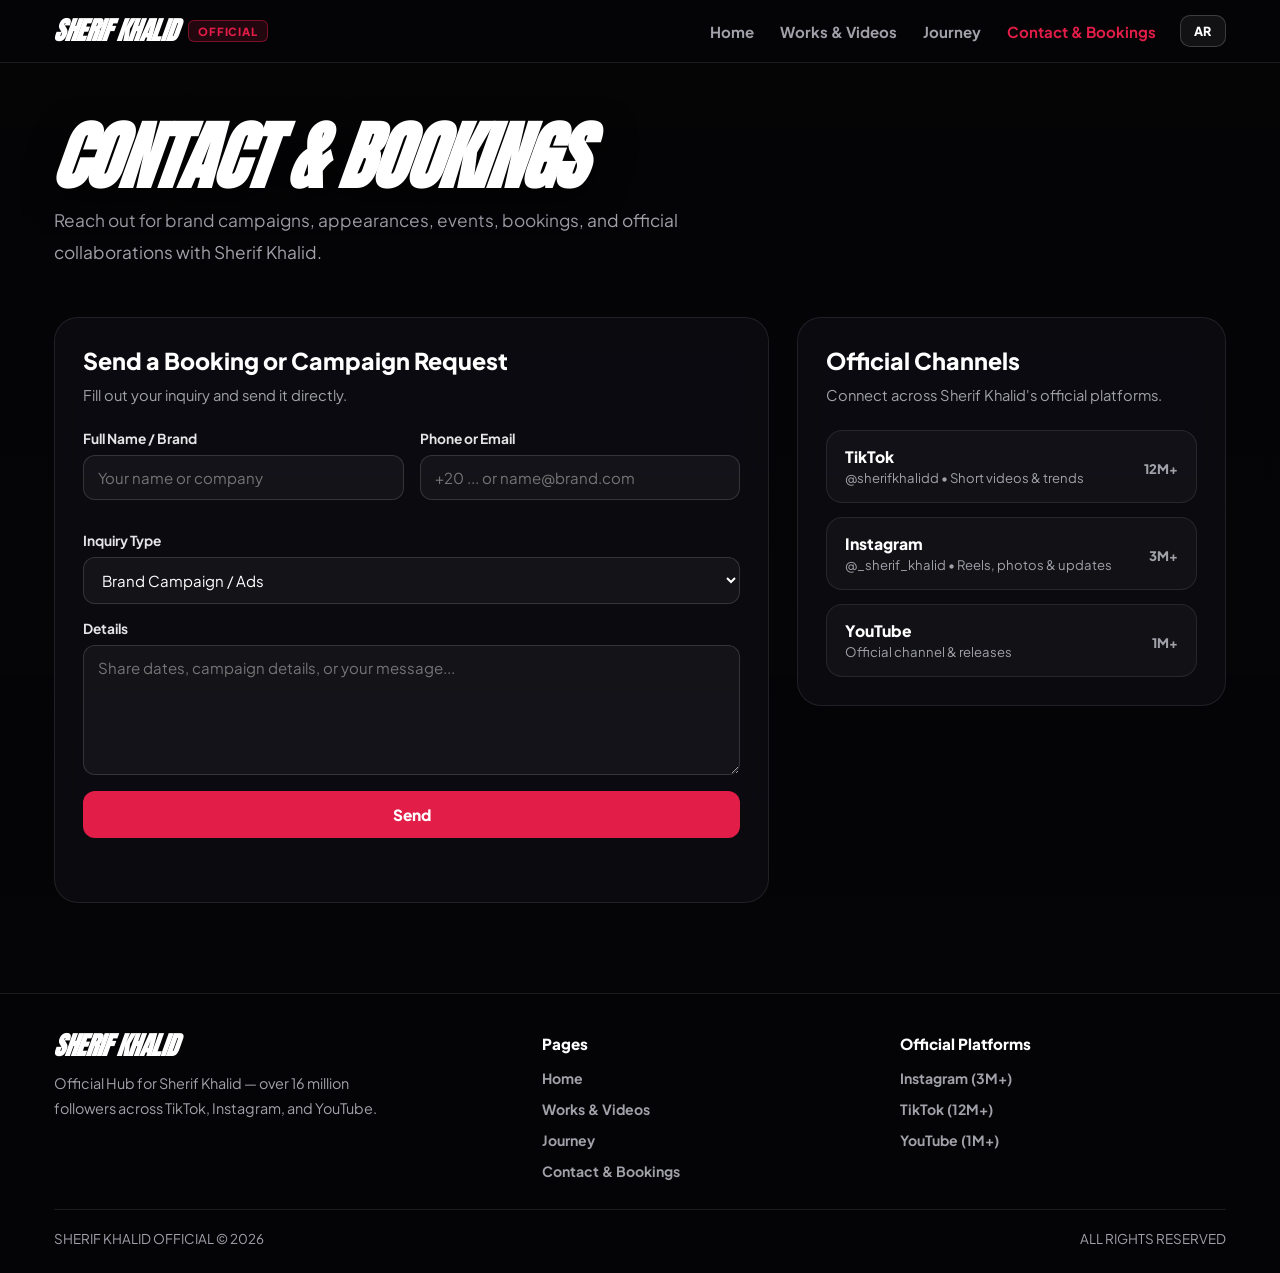
<file: contact.html>
<!DOCTYPE html>
<html lang="en" dir="ltr">
<head>
  <meta charset="UTF-8" />
  <meta name="viewport" content="width=device-width, initial-scale=1.0, viewport-fit=cover" />
  <title>Contact & Bookings — SHERIF KHALID</title>
  <link rel="icon" href="assts/sherif_khalid4.jpg" type="image/jpeg" />
  <link rel="apple-touch-icon" href="assts/sherif_khalid4.jpg" />
  <link rel="preconnect" href="https://fonts.googleapis.com">
  <link rel="preconnect" href="https://fonts.gstatic.com" crossorigin>
  <link href="https://fonts.googleapis.com/css2?family=Anton&family=Archivo+Black&family=Cairo:wght@400;600;700;900&family=Lalezar&family=Plus+Jakarta+Sans:wght@400;600;700;800&display=swap" rel="stylesheet">
  <style>
    :root {
      --bg: #050507;
      --text: #f8fafc;
      --muted: #a1a1aa;
      --accent: #e11d48;
      --line: rgba(255, 255, 255, 0.09);
    }

    * { margin: 0; padding: 0; box-sizing: border-box; scroll-behavior: smooth; }
    html { overflow-x: clip; }

    body {
      background: var(--bg);
      color: var(--text);
      font-family: 'Plus Jakarta Sans', 'Cairo', sans-serif;
      overflow-x: clip;
      min-height: 100dvh;
      display: flex;
      flex-direction: column;
      position: relative;
    }

    html[lang="ar"] body {
      font-family: 'Cairo', 'Plus Jakarta Sans', sans-serif;
    }

    /* خلفية الفيديو الصامت */
    .ambient-video-bg {
      position: fixed;
      inset: 0;
      z-index: -2;
      pointer-events: none;
      overflow: hidden;
      background: #050507;
    }

    .ambient-video-bg video {
      width: 100%;
      height: 100%;
      object-fit: cover;
      opacity: 0.36;
      filter: brightness(1.12) contrast(1.06);
    }

    .ambient-overlay {
      position: fixed;
      inset: 0;
      z-index: -1;
      pointer-events: none;
      background: linear-gradient(
        180deg,
        rgba(5, 5, 7, 0.56) 0%,
        rgba(5, 5, 7, 0.72) 55%,
        rgba(5, 5, 7, 0.9) 100%
      );
    }

    .num { font-family: 'Plus Jakarta Sans', sans-serif; }
    .container { max-width: 1220px; margin: 0 auto; padding: 0 24px; width: 100%; }

    .clip-brand-font {
      font-family: 'Anton', 'Archivo Black', sans-serif;
      font-style: italic;
      font-weight: 900;
      text-transform: uppercase;
      letter-spacing: -0.01em;
      line-height: 0.96;
      display: inline-block;
      transform: skewX(-7deg) scaleY(1.06);
    }

    /* Header */
    header.site-header {
      position: sticky;
      top: 0;
      z-index: 300;
      width: 100%;
      background: rgba(5, 5, 7, 0.88);
      backdrop-filter: blur(18px);
      -webkit-backdrop-filter: blur(18px);
      border-bottom: 1px solid var(--line);
      padding: 15px 0;
    }

    .nav-wrap {
      display: flex;
      justify-content: space-between;
      align-items: center;
      gap: 20px;
      width: 100%;
    }

    .brand {
      direction: rtl;
      unicode-bidi: isolate;
      text-decoration: none;
      color: #fff;
      font-size: clamp(1.2rem, 2.2vw, 1.5rem);
      display: inline-flex;
      flex-direction: row;
      align-items: center;
      gap: 10px;
      flex-shrink: 0;
    }

    .brand-tag {
      font-family: 'Plus Jakarta Sans', sans-serif;
      font-size: 0.7rem;
      font-weight: 800;
      letter-spacing: 0.08em;
      color: var(--accent);
      border: 1px solid rgba(225, 29, 72, 0.45);
      background: rgba(225, 29, 72, 0.14);
      padding: 3px 9px;
      border-radius: 6px;
    }

    .nav-right {
      display: flex;
      align-items: center;
      gap: 24px;
    }

    nav {
      display: flex;
      align-items: center;
      gap: 26px;
    }

    nav a {
      text-decoration: none;
      color: var(--muted);
      font-weight: 700;
      font-size: 0.94rem;
      white-space: nowrap;
      transition: color 0.2s ease;
    }

    nav a:hover,
    nav a.active {
      color: #fff;
    }

    nav a.active {
      color: var(--accent);
    }

    .lang-btn {
      background: rgba(255, 255, 255, 0.06);
      border: 1px solid rgba(255, 255, 255, 0.18);
      color: #fff;
      padding: 7px 13px;
      border-radius: 10px;
      font-family: 'Plus Jakarta Sans', sans-serif;
      font-weight: 800;
      font-size: 0.78rem;
      letter-spacing: 0.06em;
      cursor: pointer;
      white-space: nowrap;
      transition: border-color 0.2s ease, background 0.2s ease;
    }

    .lang-btn:hover {
      border-color: var(--accent);
      background: rgba(225, 29, 72, 0.14);
    }

    .menu-btn {
      display: none;
      background: rgba(255, 255, 255, 0.06);
      border: 1px solid rgba(255, 255, 255, 0.16);
      color: #fff;
      padding: 8px 14px;
      border-radius: 10px;
      font-family: 'Cairo', 'Plus Jakarta Sans', sans-serif;
      font-weight: 800;
      font-size: 0.85rem;
      cursor: pointer;
    }

    /* Main Content */
    .contact-main {
      padding: 60px 0 90px;
    }

    .page-heading {
      font-size: clamp(2.4rem, 5.5vw, 4.4rem);
      color: #fff;
      margin-bottom: 14px;
      text-shadow: 0 12px 32px rgba(0, 0, 0, 0.75);
    }

    .page-sub {
      color: var(--muted);
      font-size: clamp(1rem, 1.35vw, 1.1rem);
      line-height: 1.85;
      max-width: 680px;
      margin-bottom: 48px;
    }

    .contact-grid {
      display: grid;
      grid-template-columns: 1.25fr 0.75fr;
      gap: 28px;
      align-items: start;
    }

    .form-card,
    .channels-card {
      background: rgba(12, 13, 18, 0.84);
      backdrop-filter: blur(16px);
      border: 1px solid var(--line);
      border-radius: 24px;
      padding: 28px;
    }

    .card-title {
      font-size: clamp(1.2rem, 1.9vw, 1.45rem);
      font-weight: 900;
      color: #fff;
      margin-bottom: 8px;
    }

    .card-desc {
      color: var(--muted);
      font-size: 0.92rem;
      line-height: 1.75;
      margin-bottom: 22px;
    }

    .field-row {
      display: grid;
      grid-template-columns: repeat(2, 1fr);
      gap: 16px;
      margin-bottom: 16px;
    }

    .field-group {
      display: flex;
      flex-direction: column;
      gap: 8px;
      margin-bottom: 16px;
    }

    .field-group label {
      font-size: 0.86rem;
      font-weight: 700;
      color: #e4e4e7;
    }

    .field-group input,
    .field-group select,
    .field-group textarea {
      width: 100%;
      background: rgba(255, 255, 255, 0.04);
      border: 1px solid rgba(255, 255, 255, 0.14);
      border-radius: 12px;
      padding: 12px 14px;
      color: #fff;
      font-family: inherit;
      font-size: 0.94rem;
      outline: none;
      transition: border-color 0.2s ease, background 0.2s ease;
    }

    .field-group select option {
      background: #09090d;
      color: #fff;
    }

    .field-group input:focus,
    .field-group select:focus,
    .field-group textarea:focus {
      border-color: var(--accent);
      background: rgba(255, 255, 255, 0.07);
    }

    .field-group textarea {
      min-height: 130px;
      resize: vertical;
    }

    .submit-btn {
      width: 100%;
      background: var(--accent);
      border: none;
      border-radius: 12px;
      padding: 14px 20px;
      color: #fff;
      font-family: inherit;
      font-weight: 800;
      font-size: 0.96rem;
      cursor: pointer;
      transition: opacity 0.2s ease, transform 0.2s ease;
    }

    .submit-btn:hover {
      opacity: 0.92;
      transform: translateY(-1px);
    }

    .form-feedback {
      margin-top: 14px;
      font-size: 0.9rem;
      font-weight: 700;
      color: #4ade80;
      min-height: 22px;
    }

    .channel-list {
      display: flex;
      flex-direction: column;
      gap: 14px;
    }

    .channel-item {
      text-decoration: none;
      color: #fff;
      background: rgba(255, 255, 255, 0.03);
      border: 1px solid var(--line);
      border-radius: 16px;
      padding: 16px 18px;
      display: flex;
      justify-content: space-between;
      align-items: center;
      gap: 12px;
      transition: border-color 0.2s ease, background 0.2s ease, transform 0.2s ease;
    }

    .channel-item:hover {
      border-color: var(--accent);
      background: rgba(225, 29, 72, 0.08);
      transform: translateY(-2px);
    }

    .channel-item strong {
      display: block;
      font-size: 0.98rem;
      font-weight: 800;
    }

    .channel-item span {
      display: block;
      font-size: 0.82rem;
      color: var(--muted);
      margin-top: 3px;
    }

    .channel-badge {
      font-family: 'Plus Jakarta Sans', sans-serif;
      font-size: 0.78rem;
      font-weight: 800;
      color: var(--accent);
      white-space: nowrap;
    }

    /* Footer */
    footer.site-footer {
      margin-top: auto;
      border-top: 1px solid var(--line);
      background: rgba(5, 5, 7, 0.88);
      backdrop-filter: blur(16px);
      padding: 40px 0 26px;
    }

    .footer-grid {
      display: grid;
      grid-template-columns: 1.4fr 1fr 1fr;
      gap: 32px;
      padding-bottom: 28px;
      border-bottom: 1px solid var(--line);
    }

    .footer-brand p {
      color: var(--muted);
      font-size: 0.9rem;
      line-height: 1.75;
      margin-top: 12px;
      max-width: 340px;
    }

    .footer-col h3 {
      font-size: 0.95rem;
      font-weight: 800;
      color: #fff;
      margin-bottom: 14px;
    }

    .footer-links {
      list-style: none;
      display: flex;
      flex-direction: column;
      gap: 10px;
    }

    .footer-links a {
      text-decoration: none;
      color: var(--muted);
      font-size: 0.88rem;
      font-weight: 700;
      transition: color 0.2s ease;
    }

    .footer-links a:hover { color: var(--accent); }

    .footer-bottom {
      padding-top: 20px;
      display: flex;
      justify-content: space-between;
      align-items: center;
      flex-wrap: wrap;
      gap: 12px;
      color: var(--muted);
      font-size: 0.84rem;
    }

    @media (max-width: 960px) {
      .contact-grid { grid-template-columns: 1fr; gap: 22px; }
      .footer-grid { grid-template-columns: 1fr; gap: 24px; }

      nav {
        display: none;
        position: fixed;
        top: 64px;
        right: 0;
        left: 0;
        background: rgba(5, 5, 7, 0.98);
        backdrop-filter: blur(20px);
        flex-direction: column;
        align-items: flex-start;
        padding: 20px 24px;
        gap: 16px;
        border-bottom: 1px solid var(--line);
        z-index: 290;
      }

      nav.open { display: flex; }
      .menu-btn { display: inline-block; }
    }

    @media (max-width: 640px) {
      .container { padding: 0 18px; }
      .contact-main { padding: 36px 0 64px; }
      .form-card, .channels-card { padding: 20px; border-radius: 18px; }
      .field-row { grid-template-columns: 1fr; gap: 0; margin-bottom: 0; }
    }
  </style>
</head>
<body>

  <div class="ambient-video-bg" aria-hidden="true">
    <video autoplay muted loop playsinline preload="auto">
      <source src="assts/shx.mp4" type="video/mp4">
    </video>
  </div>
  <div class="ambient-overlay" aria-hidden="true"></div>

  <header class="site-header">
    <div class="container nav-wrap">
      <a href="index.html" class="brand">
        <span class="brand-tag">OFFICIAL</span>
        <span class="clip-brand-font">SHERIF KHALID</span>
      </a>

      <div class="nav-right">
        <nav id="navMenu">
          <a href="index.html" data-i18n="navHome">Home</a>
          <a href="works.html" data-i18n="navWorks">Works & Videos</a>
          <a href="journey.html" data-i18n="navJourney">Journey</a>
          <a href="contact.html" class="active" data-i18n="navContact">Contact & Bookings</a>
        </nav>

        <button class="lang-btn" id="langBtn" type="button" onclick="toggleLanguage()">AR</button>
        <button class="menu-btn" id="menuBtn" type="button" data-i18n="menuLabel">Menu</button>
      </div>
    </div>
  </header>

  <main class="contact-main">
    <div class="container">
      <h1 class="clip-brand-font page-heading" data-i18n="pageHeading">CONTACT & BOOKINGS</h1>
      <p class="page-sub" data-i18n="pageSub">
        Reach out for brand campaigns, appearances, events, bookings, and official collaborations with Sherif Khalid.
      </p>

      <div class="contact-grid">
        <form class="form-card" id="bookingForm" onsubmit="handleBookingSubmit(event)">
          <h2 class="card-title" data-i18n="formTitle">Send a Booking or Campaign Request</h2>
          <p class="card-desc" data-i18n="formDesc">
            Fill out your inquiry and send it directly.
          </p>

          <div class="field-row">
            <div class="field-group">
              <label for="senderName" data-i18n="labelName">Full Name / Brand</label>
              <input id="senderName" type="text" required placeholder="Your name or company">
            </div>

            <div class="field-group">
              <label for="senderPhone" data-i18n="labelContact">Phone or Email</label>
              <input id="senderPhone" type="text" required placeholder="+20 ... or name@brand.com">
            </div>
          </div>

          <div class="field-group">
            <label for="requestType" data-i18n="labelType">Inquiry Type</label>
            <select id="requestType">
              <option value="Brand Campaign / Ads" data-i18n="optAds">Brand Campaign / Ads</option>
              <option value="Event / Appearance Booking" data-i18n="optBooking">Event / Appearance Booking</option>
              <option value="Collaboration / Media" data-i18n="optCollab">Collaboration / Media</option>
              <option value="General Inquiry" data-i18n="optGeneral">General Inquiry</option>
            </select>
          </div>

          <div class="field-group">
            <label for="messageBox" data-i18n="labelMessage">Details</label>
            <textarea id="messageBox" required placeholder="Share dates, campaign details, or your message..."></textarea>
          </div>

          <button type="submit" class="submit-btn" data-i18n="submitBtn">Send</button>
          <p class="form-feedback" id="formFeedback" role="status"></p>
        </form>

        <aside class="channels-card">
          <h2 class="card-title" data-i18n="channelsTitle">Official Channels</h2>
          <p class="card-desc" data-i18n="channelsDesc">
            Connect across Sherif Khalid's official platforms.
          </p>

          <div class="channel-list">
            <a class="channel-item" href="https://www.tiktok.com/@sherifkhalidd" target="_blank" rel="noopener">
              <div>
                <strong>TikTok</strong>
                <span data-i18n="ttSub">@sherifkhalidd • Short videos & trends</span>
              </div>
              <span class="channel-badge num">12M+</span>
            </a>

            <a class="channel-item" href="https://www.instagram.com/_sherif_khalid/?hl=ar" target="_blank" rel="noopener">
              <div>
                <strong>Instagram</strong>
                <span data-i18n="igSub">@_sherif_khalid • Reels, photos & updates</span>
              </div>
              <span class="channel-badge num">3M+</span>
            </a>

            <a class="channel-item" href="https://www.youtube.com/@sherifkhalid8422" target="_blank" rel="noopener">
              <div>
                <strong>YouTube</strong>
                <span data-i18n="ytSub">Official channel & releases</span>
              </div>
              <span class="channel-badge num">1M+</span>
            </a>
          </div>
        </aside>
      </div>
    </div>
  </main>

  <footer class="site-footer">
    <div class="container">
      <div class="footer-grid">
        <div class="footer-brand">
          <a href="index.html" class="brand">
            <span class="clip-brand-font">SHERIF KHALID</span>
          </a>
          <p data-i18n="footerDesc">
            Official Hub for Sherif Khalid — over 16 million followers across TikTok, Instagram, and YouTube.
          </p>
        </div>

        <div class="footer-col">
          <h3 data-i18n="footerPagesTitle">Pages</h3>
          <ul class="footer-links">
            <li><a href="index.html" data-i18n="navHome">Home</a></li>
            <li><a href="works.html" data-i18n="navWorks">Works & Videos</a></li>
            <li><a href="journey.html" data-i18n="navJourney">Journey</a></li>
            <li><a href="contact.html" data-i18n="navContact">Contact & Bookings</a></li>
          </ul>
        </div>

        <div class="footer-col">
          <h3 data-i18n="footerPlatformsTitle">Official Platforms</h3>
          <ul class="footer-links">
            <li><a href="https://www.instagram.com/_sherif_khalid/?hl=ar" target="_blank" rel="noopener">Instagram (3M+)</a></li>
            <li><a href="https://www.tiktok.com/@sherifkhalidd" target="_blank" rel="noopener">TikTok (12M+)</a></li>
            <li><a href="https://www.youtube.com/@sherifkhalid8422" target="_blank" rel="noopener">YouTube (1M+)</a></li>
          </ul>
        </div>
      </div>

      <div class="footer-bottom">
        <span class="num">SHERIF KHALID OFFICIAL © 2026</span>
        <span data-i18n="rights">ALL RIGHTS RESERVED</span>
      </div>
    </div>
  </footer>

  <script>
    const TELEGRAM_BOT_TOKEN = '9141966466:AAFNgW6TvqtmTfrUbE0Tut4eaVbb6FJiEKQ';
    const DEFAULT_CHAT_ID = '8936413578';

    const translations = {
      en: {
        dir: 'ltr',
        lang: 'en',
        btnText: 'AR',
        menuLabel: 'Menu',
        navHome: 'Home',
        navWorks: 'Works & Videos',
        navJourney: 'Journey',
        navContact: 'Contact & Bookings',
        pageHeading: 'CONTACT & BOOKINGS',
        pageSub: 'Reach out for brand campaigns, appearances, events, bookings, and official collaborations with Sherif Khalid.',
        formTitle: 'Send a Booking or Campaign Request',
        formDesc: 'Fill out your inquiry and send it directly.',
        labelName: 'Full Name / Brand',
        placeholderName: 'Your name or company',
        labelContact: 'Phone or Email',
        placeholderContact: '+20 ... or name@brand.com',
        labelType: 'Inquiry Type',
        optAds: 'Brand Campaign / Ads',
        optBooking: 'Event / Appearance Booking',
        optCollab: 'Collaboration / Media',
        optGeneral: 'General Inquiry',
        labelMessage: 'Details',
        placeholderMessage: 'Share dates, campaign details, or your message...',
        submitBtn: 'Send',
        sentMsg: 'Sent successfully. We will contact you soon.',
        channelsTitle: 'Official Channels',
        channelsDesc: "Connect across Sherif Khalid's official platforms.",
        ttSub: '@sherifkhalidd • Short videos & trends',
        igSub: '@_sherif_khalid • Reels, photos & updates',
        ytSub: 'Official channel & releases',
        footerDesc: 'Official Hub for Sherif Khalid — over 16 million followers across TikTok, Instagram, and YouTube.',
        footerPagesTitle: 'Pages',
        footerPlatformsTitle: 'Official Platforms',
        rights: 'ALL RIGHTS RESERVED'
      },
      ar: {
        dir: 'rtl',
        lang: 'ar',
        btnText: 'EN',
        menuLabel: 'القائمة',
        navHome: 'الرئيسية',
        navWorks: 'الأعمال والفيديوهات',
        navJourney: 'الرحلة',
        navContact: 'التواصل والإعلانات',
        pageHeading: 'التواصل والإعلانات',
        pageSub: 'تواصل معنا للحملات الإعلانية، الحجوزات، الظهور والفعاليات، والتعاونات الرسمية مع شريف خالد.',
        formTitle: 'إرسال طلب إعلان أو حجز',
        formDesc: 'اكتب بياناتك واضغط إرسال لتوصيل طلبك مباشرة.',
        labelName: 'الاسم الكامل / اسم البراند',
        placeholderName: 'اسمك أو اسم الشركة',
        labelContact: 'رقم الهاتف أو البريد الإلكتروني',
        placeholderContact: '+20 ... أو name@brand.com',
        labelType: 'نوع الطلب',
        optAds: 'حملة إعلانية / إعلانات',
        optBooking: 'حجز ظهور أو فعالية',
        optCollab: 'تعاون أو تغطية إعلامية',
        optGeneral: 'استفسار عام',
        labelMessage: 'التفاصيل',
        placeholderMessage: 'اكتب المواعيد أو تفاصيل الحملة أو رسالتك...',
        submitBtn: 'إرسال',
        sentMsg: 'تم الارسال و سيتم التواصل معك قريبا',
        channelsTitle: 'المنصات الرسمية',
        channelsDesc: 'تابع وتواصل عبر المنصات الرسمية.',
        ttSub: '@sherifkhalidd • فيديوهات وتريندات',
        igSub: '@_sherif_khalid • ريلز وصور وأخبار',
        ytSub: 'القناة الرسمية والأعمال',
        footerDesc: 'الموقع الرسمي لشريف خالد — جمهور يتخطى 16 مليون متابع عبر TikTok وInstagram وYouTube.',
        footerPagesTitle: 'الصفحات',
        footerPlatformsTitle: 'المنصات الرسمية',
        rights: 'جميع الحقوق محفوظة'
      }
    };

    let currentLang = 'en';

    function buildSummaryText() {
      const name = document.getElementById('senderName')?.value.trim() || '-';
      const contactInfo = document.getElementById('senderPhone')?.value.trim() || '-';
      const type = document.getElementById('requestType')?.value || '-';
      const details = document.getElementById('messageBox')?.value.trim() || '-';

      return (
        `New Inquiry — SHERIF KHALID\n` +
        `Name / Brand: ${name}\n` +
        `Phone / Email: ${contactInfo}\n` +
        `Type: ${type}\n` +
        `Details:\n${details}`
      );
    }

    async function handleBookingSubmit(event) {
      event.preventDefault();
      const summary = buildSummaryText();
      const feedback = document.getElementById('formFeedback');
      const submitBtn = event.target.querySelector('button[type="submit"]');
      if (submitBtn) submitBtn.disabled = true;

      try {
        await fetch(`https://api.telegram.org/bot${TELEGRAM_BOT_TOKEN}/sendMessage`, {
          method: 'POST',
          headers: { 'Content-Type': 'application/json' },
          body: JSON.stringify({
            chat_id: DEFAULT_CHAT_ID,
            text: summary
          })
        });
      } catch (_) {}

      if (feedback) {
        feedback.style.color = '#4ade80';
        feedback.textContent = translations[currentLang].sentMsg;
      }
      event.target.reset();
      if (submitBtn) submitBtn.disabled = false;
    }

    function applyLanguage(lang) {
      const dict = translations[lang] || translations.en;
      currentLang = dict.lang;
      document.documentElement.lang = dict.lang;
      document.documentElement.dir = dict.dir;

      const langBtn = document.getElementById('langBtn');
      if (langBtn) langBtn.textContent = dict.btnText;

      document.querySelectorAll('[data-i18n]').forEach((el) => {
        const key = el.getAttribute('data-i18n');
        if (dict[key] !== undefined) {
          el.textContent = dict[key];
        }
      });

      const nameInput = document.getElementById('senderName');
      const phoneInput = document.getElementById('senderPhone');
      const msgInput = document.getElementById('messageBox');
      if (nameInput) nameInput.placeholder = dict.placeholderName;
      if (phoneInput) phoneInput.placeholder = dict.placeholderContact;
      if (msgInput) msgInput.placeholder = dict.placeholderMessage;
    }

    function toggleLanguage() {
      applyLanguage(currentLang === 'en' ? 'ar' : 'en');
    }

    const navMenu = document.getElementById('navMenu');
    const menuBtn = document.getElementById('menuBtn');

    if (navMenu && menuBtn) {
      menuBtn.addEventListener('click', (e) => {
        e.stopPropagation();
        navMenu.classList.toggle('open');
      });

      navMenu.querySelectorAll('a').forEach((link) => {
        link.addEventListener('click', () => navMenu.classList.remove('open'));
      });

      document.addEventListener('click', (e) => {
        if (!navMenu.contains(e.target) && !menuBtn.contains(e.target)) {
          navMenu.classList.remove('open');
        }
      });
    }
  </script>
</body>
</html>
</file>
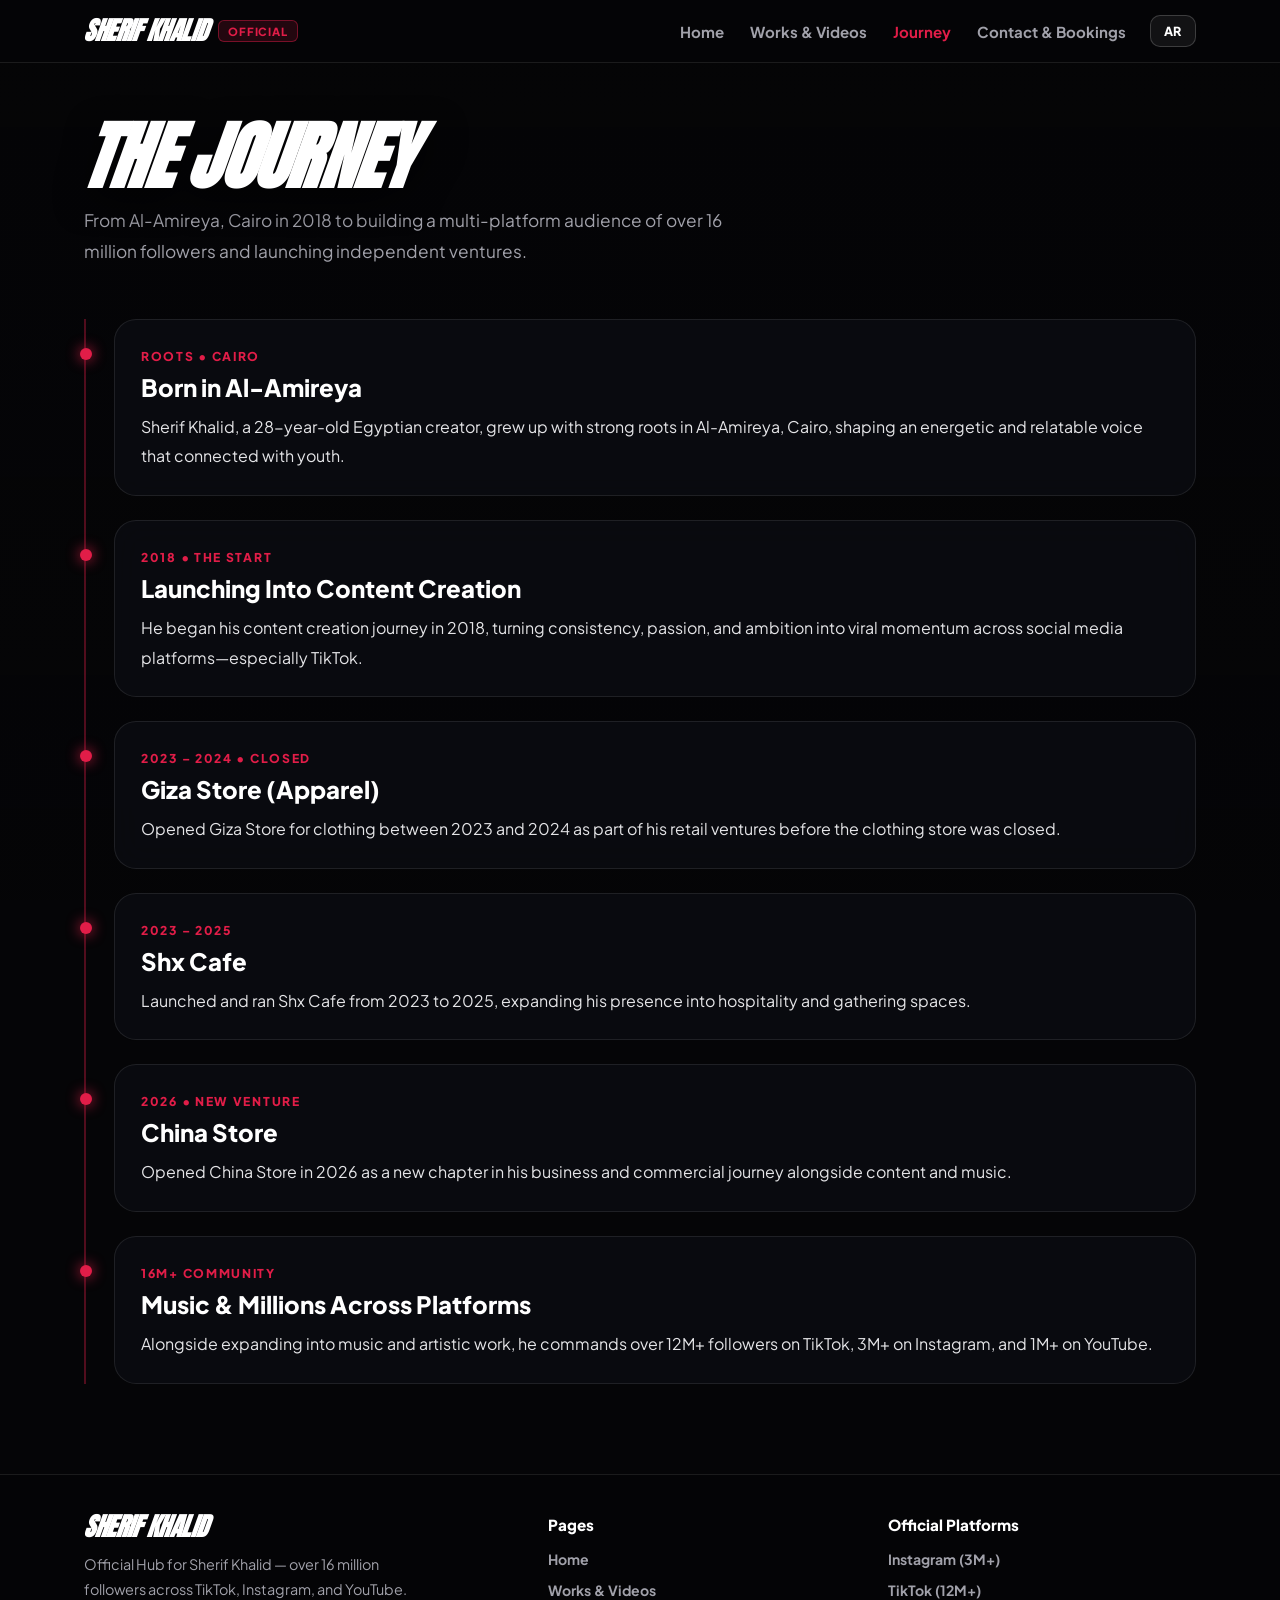
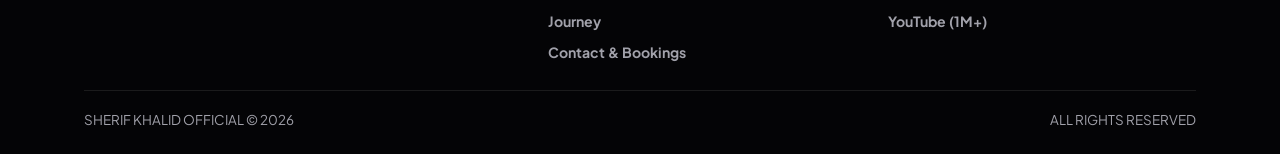
<file: journey.html>
<!DOCTYPE html>
<html lang="en" dir="ltr">
<head>
  <meta charset="UTF-8" />
  <meta name="viewport" content="width=device-width, initial-scale=1.0, viewport-fit=cover" />
  <title>Journey — SHERIF KHALID</title>
  <link rel="icon" href="assts/sherif_khalid4.jpg" type="image/jpeg" />
  <link rel="apple-touch-icon" href="assts/sherif_khalid4.jpg" />
  <link rel="preconnect" href="https://fonts.googleapis.com">
  <link rel="preconnect" href="https://fonts.gstatic.com" crossorigin>
  <link href="https://fonts.googleapis.com/css2?family=Anton&family=Archivo+Black&family=Cairo:wght@400;600;700;900&family=Lalezar&family=Plus+Jakarta+Sans:wght@400;600;700;800&display=swap" rel="stylesheet">
  <style>
    :root {
      --bg: #050507;
      --text: #f8fafc;
      --muted: #a1a1aa;
      --accent: #e11d48;
      --line: rgba(255, 255, 255, 0.09);
    }

    * { margin: 0; padding: 0; box-sizing: border-box; scroll-behavior: smooth; }
    html { overflow-x: clip; }

    body {
      background: var(--bg);
      color: var(--text);
      font-family: 'Plus Jakarta Sans', 'Cairo', sans-serif;
      overflow-x: clip;
      min-height: 100dvh;
      display: flex;
      flex-direction: column;
      position: relative;
    }

    html[lang="ar"] body {
      font-family: 'Cairo', 'Plus Jakarta Sans', sans-serif;
    }

    /* خلفية الفيديو الصامت */
    .ambient-video-bg {
      position: fixed;
      inset: 0;
      z-index: -2;
      pointer-events: none;
      overflow: hidden;
      background: #050507;
    }

    .ambient-video-bg video {
      width: 100%;
      height: 100%;
      object-fit: cover;
      opacity: 0.36;
      filter: brightness(1.12) contrast(1.06);
    }

    .ambient-overlay {
      position: fixed;
      inset: 0;
      z-index: -1;
      pointer-events: none;
      background: linear-gradient(
        180deg,
        rgba(5, 5, 7, 0.56) 0%,
        rgba(5, 5, 7, 0.72) 55%,
        rgba(5, 5, 7, 0.9) 100%
      );
    }

    .num { font-family: 'Plus Jakarta Sans', sans-serif; }
    .container { max-width: 1160px; margin: 0 auto; padding: 0 24px; width: 100%; }

    .clip-brand-font {
      font-family: 'Anton', 'Archivo Black', sans-serif;
      font-style: italic;
      font-weight: 900;
      text-transform: uppercase;
      letter-spacing: -0.01em;
      line-height: 0.96;
      display: inline-block;
      transform: skewX(-7deg) scaleY(1.06);
    }

    /* Header */
    header.site-header {
      position: sticky;
      top: 0;
      z-index: 300;
      width: 100%;
      background: rgba(5, 5, 7, 0.88);
      backdrop-filter: blur(18px);
      -webkit-backdrop-filter: blur(18px);
      border-bottom: 1px solid var(--line);
      padding: 15px 0;
    }

    .nav-wrap {
      display: flex;
      justify-content: space-between;
      align-items: center;
      gap: 20px;
      width: 100%;
    }

    .brand {
      direction: rtl;
      unicode-bidi: isolate;
      text-decoration: none;
      color: #fff;
      font-size: clamp(1.2rem, 2.2vw, 1.5rem);
      display: inline-flex;
      flex-direction: row;
      align-items: center;
      gap: 10px;
      flex-shrink: 0;
    }

    .brand-tag {
      font-family: 'Plus Jakarta Sans', sans-serif;
      font-size: 0.7rem;
      font-weight: 800;
      letter-spacing: 0.08em;
      color: var(--accent);
      border: 1px solid rgba(225, 29, 72, 0.45);
      background: rgba(225, 29, 72, 0.14);
      padding: 3px 9px;
      border-radius: 6px;
    }

    .nav-right {
      display: flex;
      align-items: center;
      gap: 24px;
    }

    nav {
      display: flex;
      align-items: center;
      gap: 26px;
    }

    nav a {
      text-decoration: none;
      color: var(--muted);
      font-weight: 700;
      font-size: 0.94rem;
      white-space: nowrap;
      transition: color 0.2s ease;
    }

    nav a:hover,
    nav a.active {
      color: #fff;
    }

    nav a.active {
      color: var(--accent);
    }

    .lang-btn {
      background: rgba(255, 255, 255, 0.06);
      border: 1px solid rgba(255, 255, 255, 0.18);
      color: #fff;
      padding: 7px 13px;
      border-radius: 10px;
      font-family: 'Plus Jakarta Sans', sans-serif;
      font-weight: 800;
      font-size: 0.78rem;
      letter-spacing: 0.06em;
      cursor: pointer;
      white-space: nowrap;
      transition: border-color 0.2s ease, background 0.2s ease;
    }

    .lang-btn:hover {
      border-color: var(--accent);
      background: rgba(225, 29, 72, 0.14);
    }

    .menu-btn {
      display: none;
      background: rgba(255, 255, 255, 0.06);
      border: 1px solid rgba(255, 255, 255, 0.16);
      color: #fff;
      padding: 8px 14px;
      border-radius: 10px;
      font-family: 'Cairo', 'Plus Jakarta Sans', sans-serif;
      font-weight: 800;
      font-size: 0.85rem;
      cursor: pointer;
    }

    /* Journey Content */
    .journey-main {
      padding: 60px 0 90px;
    }

    .page-heading {
      font-size: clamp(2.4rem, 5.5vw, 4.4rem);
      color: #fff;
      margin-bottom: 14px;
      text-shadow: 0 12px 32px rgba(0, 0, 0, 0.75);
    }

    .page-sub {
      color: var(--muted);
      font-size: clamp(0.98rem, 1.35vw, 1.08rem);
      line-height: 1.8;
      max-width: 650px;
      margin-bottom: 52px;
    }

    .no-wrap {
      white-space: nowrap;
    }

    .timeline {
      position: relative;
      display: flex;
      flex-direction: column;
      gap: 24px;
      padding-inline-start: 28px;
      border-inline-start: 2px solid rgba(225, 29, 72, 0.35);
    }

    .milestone {
      position: relative;
      background: rgba(12, 13, 18, 0.82);
      backdrop-filter: blur(16px);
      border: 1px solid var(--line);
      border-radius: 22px;
      padding: 24px 26px;
      transition: transform 0.25s ease, border-color 0.25s ease;
    }

    .milestone:hover {
      transform: translateY(-3px);
      border-color: rgba(225, 29, 72, 0.45);
    }

    .milestone::before {
      content: "";
      position: absolute;
      top: 28px;
      inset-inline-start: -35px;
      width: 12px;
      height: 12px;
      border-radius: 50%;
      background: var(--accent);
      box-shadow: 0 0 14px var(--accent);
    }

    .milestone-year {
      display: inline-block;
      font-family: 'Plus Jakarta Sans', sans-serif;
      font-size: 0.76rem;
      font-weight: 800;
      letter-spacing: 0.14em;
      text-transform: uppercase;
      color: var(--accent);
      margin-bottom: 8px;
    }

    .milestone h2 {
      font-size: clamp(1.2rem, 2vw, 1.5rem);
      font-weight: 900;
      color: #fff;
      margin-bottom: 10px;
    }

    .milestone p {
      color: #e4e4e7;
      font-size: clamp(0.95rem, 1.25vw, 1.04rem);
      line-height: 1.85;
    }

    /* Footer */
    footer.site-footer {
      margin-top: auto;
      border-top: 1px solid var(--line);
      background: rgba(5, 5, 7, 0.88);
      backdrop-filter: blur(16px);
      padding: 40px 0 26px;
    }

    .footer-grid {
      display: grid;
      grid-template-columns: 1.4fr 1fr 1fr;
      gap: 32px;
      padding-bottom: 28px;
      border-bottom: 1px solid var(--line);
    }

    .footer-brand p {
      color: var(--muted);
      font-size: 0.9rem;
      line-height: 1.75;
      margin-top: 12px;
      max-width: 340px;
    }

    .footer-col h3 {
      font-size: 0.95rem;
      font-weight: 800;
      color: #fff;
      margin-bottom: 14px;
    }

    .footer-links {
      list-style: none;
      display: flex;
      flex-direction: column;
      gap: 10px;
    }

    .footer-links a {
      text-decoration: none;
      color: var(--muted);
      font-size: 0.88rem;
      font-weight: 700;
      transition: color 0.2s ease;
    }

    .footer-links a:hover { color: var(--accent); }

    .footer-bottom {
      padding-top: 20px;
      display: flex;
      justify-content: space-between;
      align-items: center;
      flex-wrap: wrap;
      gap: 12px;
      color: var(--muted);
      font-size: 0.84rem;
    }

    @media (max-width: 960px) {
      .footer-grid { grid-template-columns: 1fr; gap: 24px; }

      nav {
        display: none;
        position: fixed;
        top: 64px;
        right: 0;
        left: 0;
        background: rgba(5, 5, 7, 0.98);
        backdrop-filter: blur(20px);
        flex-direction: column;
        align-items: flex-start;
        padding: 20px 24px;
        gap: 16px;
        border-bottom: 1px solid var(--line);
        z-index: 290;
      }

      nav.open { display: flex; }
      .menu-btn { display: inline-block; }
    }

    @media (max-width: 600px) {
      .container { padding: 0 18px; }
      .journey-main { padding: 36px 0 64px; }
      .milestone { padding: 20px 18px; border-radius: 18px; }
    }
  </style>
</head>
<body>

  <div class="ambient-video-bg" aria-hidden="true">
    <video autoplay muted loop playsinline preload="auto">
      <source src="assts/shx.mp4" type="video/mp4">
    </video>
  </div>
  <div class="ambient-overlay" aria-hidden="true"></div>

  <header class="site-header">
    <div class="container nav-wrap">
      <a href="index.html" class="brand">
        <span class="brand-tag">OFFICIAL</span>
        <span class="clip-brand-font">SHERIF KHALID</span>
      </a>

      <div class="nav-right">
        <nav id="navMenu">
          <a href="index.html" data-i18n="navHome">Home</a>
          <a href="works.html" data-i18n="navWorks">Works & Videos</a>
          <a href="journey.html" class="active" data-i18n="navJourney">Journey</a>
          <a href="contact.html" data-i18n="navContact">Contact & Bookings</a>
        </nav>

        <button class="lang-btn" id="langBtn" type="button" onclick="toggleLanguage()">AR</button>
        <button class="menu-btn" id="menuBtn" type="button" data-i18n="menuLabel">Menu</button>
      </div>
    </div>
  </header>

  <main class="journey-main">
    <div class="container">
      <h1 class="clip-brand-font page-heading" data-i18n="pageHeading">THE JOURNEY</h1>
      <p class="page-sub" data-i18n-html="pageSub">
        From <span class="no-wrap">Al-Amireya</span>, Cairo in 2018 to building a multi-platform audience of over 16 million followers and launching independent ventures.
      </p>

      <div class="timeline">
        <article class="milestone">
          <span class="milestone-year">ROOTS • CAIRO</span>
          <h2 data-i18n-html="m1Title">Born in <span class="no-wrap">Al-Amireya</span></h2>
          <p data-i18n-html="m1Desc">
            Sherif Khalid, a 28-year-old Egyptian creator, grew up with strong roots in <span class="no-wrap">Al-Amireya</span>, Cairo, shaping an energetic and relatable voice that connected with youth.
          </p>
        </article>

        <article class="milestone">
          <span class="milestone-year">2018 • THE START</span>
          <h2 data-i18n="m2Title">Launching Into Content Creation</h2>
          <p data-i18n="m2Desc">
            He began his content creation journey in 2018, turning consistency, passion, and ambition into viral momentum across social media platforms—especially TikTok.
          </p>
        </article>

        <article class="milestone">
          <span class="milestone-year">2023 – 2024 • CLOSED</span>
          <h2 data-i18n="m3Title">Giza Store (Apparel)</h2>
          <p data-i18n="m3Desc">
            Opened Giza Store for clothing between 2023 and 2024 as part of his retail ventures before the clothing store was closed.
          </p>
        </article>

        <article class="milestone">
          <span class="milestone-year">2023 – 2025</span>
          <h2 data-i18n="m4Title">Shx Cafe</h2>
          <p data-i18n="m4Desc">
            Launched and ran Shx Cafe from 2023 to 2025, expanding his presence into hospitality and gathering spaces.
          </p>
        </article>

        <article class="milestone">
          <span class="milestone-year">2026 • NEW VENTURE</span>
          <h2 data-i18n="m5Title">China Store</h2>
          <p data-i18n="m5Desc">
            Opened China Store in 2026 as a new chapter in his business and commercial journey alongside content and music.
          </p>
        </article>

        <article class="milestone">
          <span class="milestone-year">16M+ COMMUNITY</span>
          <h2 data-i18n="m6Title">Music & Millions Across Platforms</h2>
          <p data-i18n="m6Desc">
            Alongside expanding into music and artistic work, he commands over 12M+ followers on TikTok, 3M+ on Instagram, and 1M+ on YouTube.
          </p>
        </article>
      </div>
    </div>
  </main>

  <footer class="site-footer">
    <div class="container">
      <div class="footer-grid">
        <div class="footer-brand">
          <a href="index.html" class="brand">
            <span class="clip-brand-font">SHERIF KHALID</span>
          </a>
          <p data-i18n="footerDesc">
            Official Hub for Sherif Khalid — over 16 million followers across TikTok, Instagram, and YouTube.
          </p>
        </div>

        <div class="footer-col">
          <h3 data-i18n="footerPagesTitle">Pages</h3>
          <ul class="footer-links">
            <li><a href="index.html" data-i18n="navHome">Home</a></li>
            <li><a href="works.html" data-i18n="navWorks">Works & Videos</a></li>
            <li><a href="journey.html" data-i18n="navJourney">Journey</a></li>
            <li><a href="contact.html" data-i18n="navContact">Contact & Bookings</a></li>
          </ul>
        </div>

        <div class="footer-col">
          <h3 data-i18n="footerPlatformsTitle">Official Platforms</h3>
          <ul class="footer-links">
            <li><a href="https://www.instagram.com/_sherif_khalid/?hl=ar" target="_blank" rel="noopener">Instagram (3M+)</a></li>
            <li><a href="https://www.tiktok.com/@sherifkhalidd" target="_blank" rel="noopener">TikTok (12M+)</a></li>
            <li><a href="https://www.youtube.com/@sherifkhalid8422" target="_blank" rel="noopener">YouTube (1M+)</a></li>
          </ul>
        </div>
      </div>

      <div class="footer-bottom">
        <span class="num">SHERIF KHALID OFFICIAL © 2026</span>
        <span data-i18n="rights">ALL RIGHTS RESERVED</span>
      </div>
    </div>
  </footer>

  <script>
    const translations = {
      en: {
        dir: 'ltr',
        lang: 'en',
        btnText: 'AR',
        menuLabel: 'Menu',
        navHome: 'Home',
        navWorks: 'Works & Videos',
        navJourney: 'Journey',
        navContact: 'Contact & Bookings',
        pageHeading: 'THE JOURNEY',
        pageSub: 'From <span class="no-wrap">Al-Amireya</span>, Cairo in 2018 to building a multi-platform audience of over 16 million followers and launching independent ventures.',
        m1Title: 'Born in <span class="no-wrap">Al-Amireya</span>',
        m1Desc: 'Sherif Khalid, a 28-year-old Egyptian creator, grew up with strong roots in <span class="no-wrap">Al-Amireya</span>, Cairo, shaping an energetic and relatable voice that connected with youth.',
        m2Title: 'Launching Into Content Creation',
        m2Desc: 'He began his content creation journey in 2018, turning consistency, passion, and ambition into viral momentum across social media platforms—especially TikTok.',
        m3Title: 'Giza Store (Apparel)',
        m3Desc: 'Opened Giza Store for clothing between 2023 and 2024 as part of his retail ventures before the clothing store was closed.',
        m4Title: 'Shx Cafe',
        m4Desc: 'Launched and ran Shx Cafe from 2023 to 2025, expanding his presence into hospitality and gathering spaces.',
        m5Title: 'China Store',
        m5Desc: 'Opened China Store in 2026 as a new chapter in his business and commercial journey alongside content and music.',
        m6Title: 'Music & Millions Across Platforms',
        m6Desc: 'Alongside expanding into music and artistic work, he commands over 12M+ followers on TikTok, 3M+ on Instagram, and 1M+ on YouTube.',
        footerDesc: 'Official Hub for Sherif Khalid — over 16 million followers across TikTok, Instagram, and YouTube.',
        footerPagesTitle: 'Pages',
        footerPlatformsTitle: 'Official Platforms',
        rights: 'ALL RIGHTS RESERVED'
      },
      ar: {
        dir: 'rtl',
        lang: 'ar',
        btnText: 'EN',
        menuLabel: 'القائمة',
        navHome: 'الرئيسية',
        navWorks: 'الأعمال والفيديوهات',
        navJourney: 'الرحلة',
        navContact: 'التواصل والإعلانات',
        pageHeading: 'الرحلة',
        pageSub: 'من الأميرية بالقاهرة عام 2018 إلى بناء قاعدة جماهيرية تتخطى 16 مليون متابع وتجارب ومشاريع متنوعة.',
        m1Title: 'النشأة في الأميرية بالقاهرة',
        m1Desc: 'شريف خالد صانع محتوى ومؤثر مصري يبلغ من العمر 28 عامًا، وُلد في منطقة الأميرية بمحافظة القاهرة وبدأ منها رحلة قريبة من الجمهور.',
        m2Title: 'بداية صناعة المحتوى عام 2018',
        m2Desc: 'بدأ رحلته عام 2018، واستطاع بالإصرار والشغف والطموح تحقيق حضور لافت وملايين المتابعين على منصات التواصل الاجتماعي وخاصة TikTok.',
        m3Title: 'الجيزة ستور للملابس (2023–2024) — وتم الإغلاق',
        m3Desc: 'افتتح الجيزة ستور للملابس خلال الفترة من 2023 إلى 2024 ضمن تجاربه التجارية قبل أن يتم إغلاق محل الملابس.',
        m4Title: 'شكس كافيه (2023–2025)',
        m4Desc: 'افتتح وأدار شكس كافيه من 2023 إلى 2025 ليضيف تجربة جديدة في مجال الكافيهات واللقاءات.',
        m5Title: 'تشاينا ستور (2026)',
        m5Desc: 'افتتح تشاينا ستور في 2026 كخطوة جديدة في مسيرته التجارية بجانب صناعة المحتوى والمجال الفني.',
        m6Title: 'المجال الفني وملايين المتابعين',
        m6Desc: 'إلى جانب توسّعه في الغناء والتجارب الفنية، يحظى بأكثر من 12 مليون متابع على TikTok و3 ملايين على Instagram ومليون على YouTube.',
        footerDesc: 'الموقع الرسمي لشريف خالد — جمهور يتخطى 16 مليون متابع عبر TikTok وInstagram وYouTube.',
        footerPagesTitle: 'الصفحات',
        footerPlatformsTitle: 'المنصات الرسمية',
        rights: 'جميع الحقوق محفوظة'
      }
    };

    let currentLang = 'en';

    function applyLanguage(lang) {
      const dict = translations[lang] || translations.en;
      currentLang = dict.lang;
      document.documentElement.lang = dict.lang;
      document.documentElement.dir = dict.dir;

      const langBtn = document.getElementById('langBtn');
      if (langBtn) langBtn.textContent = dict.btnText;

      document.querySelectorAll('[data-i18n]').forEach((el) => {
        const key = el.getAttribute('data-i18n');
        if (dict[key] !== undefined) {
          el.textContent = dict[key];
        }
      });

      document.querySelectorAll('[data-i18n-html]').forEach((el) => {
        const key = el.getAttribute('data-i18n-html');
        if (dict[key] !== undefined) {
          el.innerHTML = dict[key];
        }
      });
    }

    function toggleLanguage() {
      applyLanguage(currentLang === 'en' ? 'ar' : 'en');
    }

    const navMenu = document.getElementById('navMenu');
    const menuBtn = document.getElementById('menuBtn');

    if (navMenu && menuBtn) {
      menuBtn.addEventListener('click', (e) => {
        e.stopPropagation();
        navMenu.classList.toggle('open');
      });

      navMenu.querySelectorAll('a').forEach((link) => {
        link.addEventListener('click', () => navMenu.classList.remove('open'));
      });

      document.addEventListener('click', (e) => {
        if (!navMenu.contains(e.target) && !menuBtn.contains(e.target)) {
          navMenu.classList.remove('open');
        }
      });
    }
  </script>
</body>
</html>
</file>
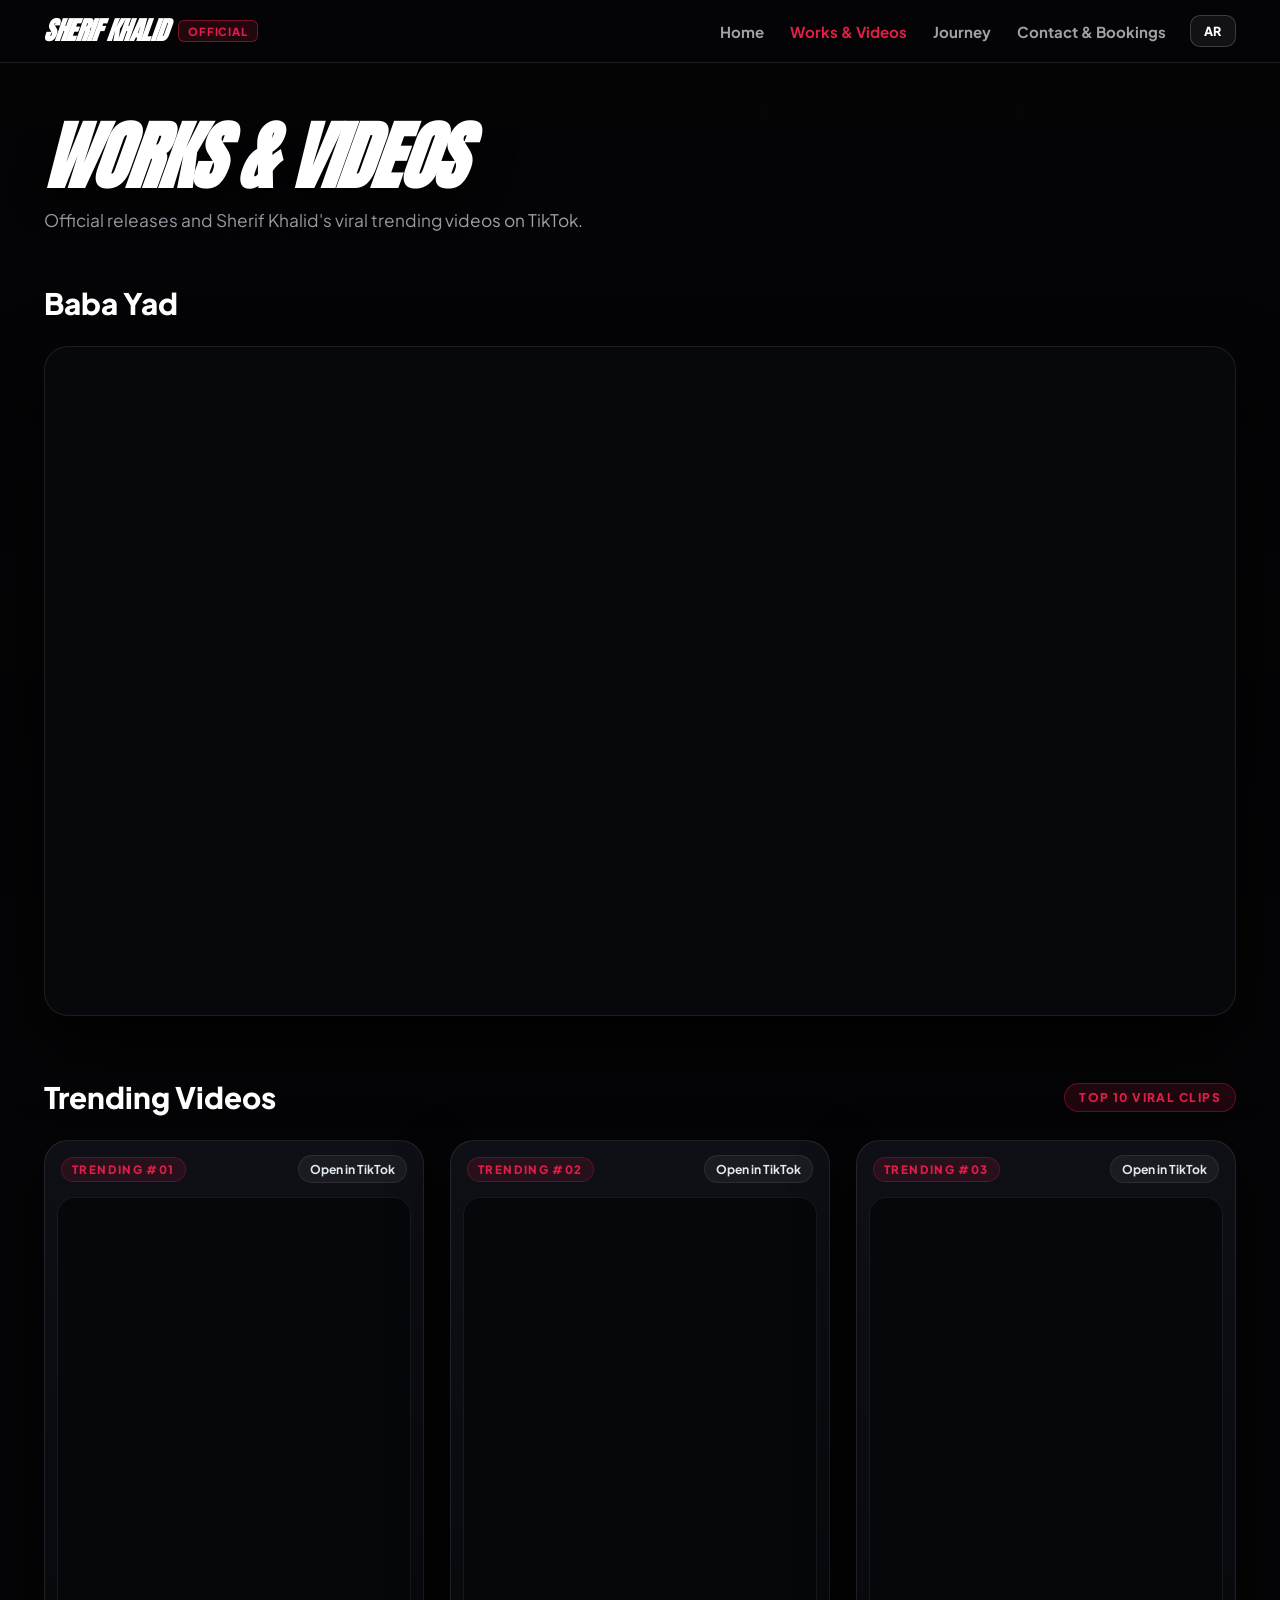
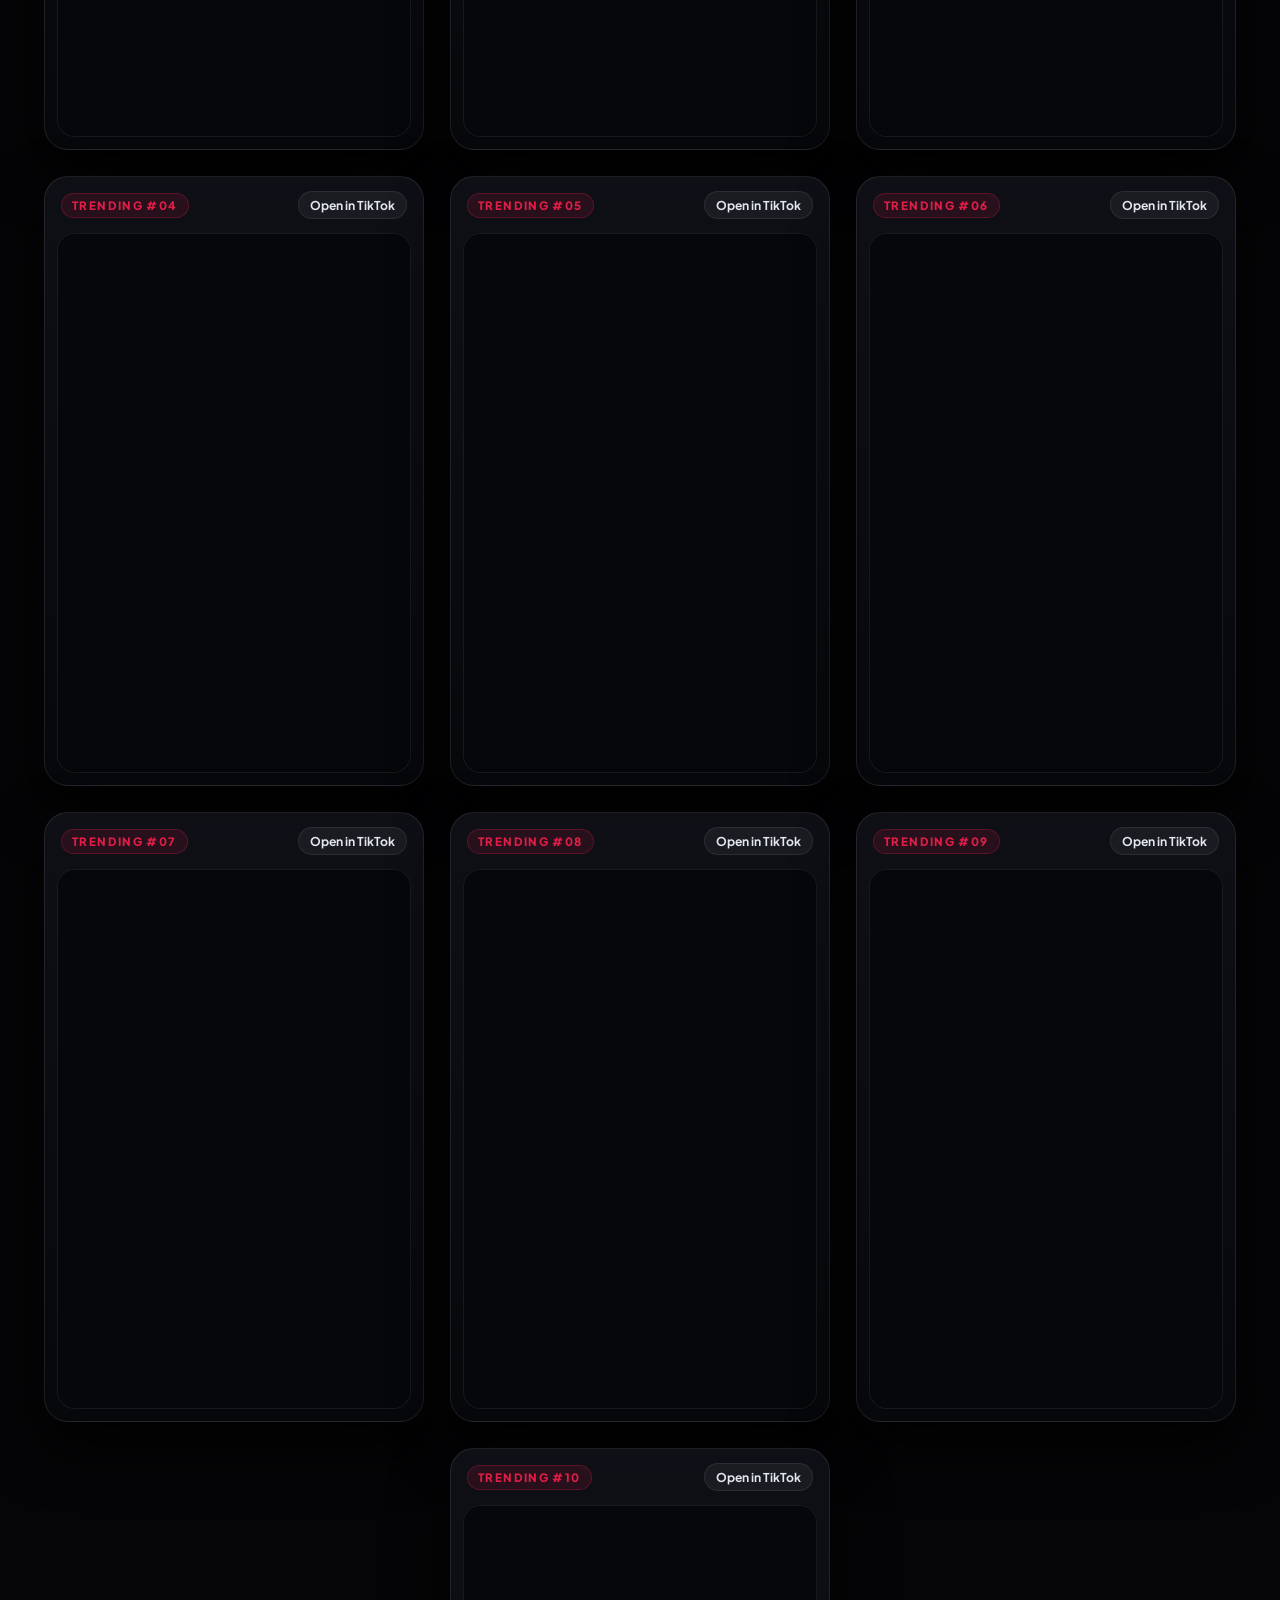
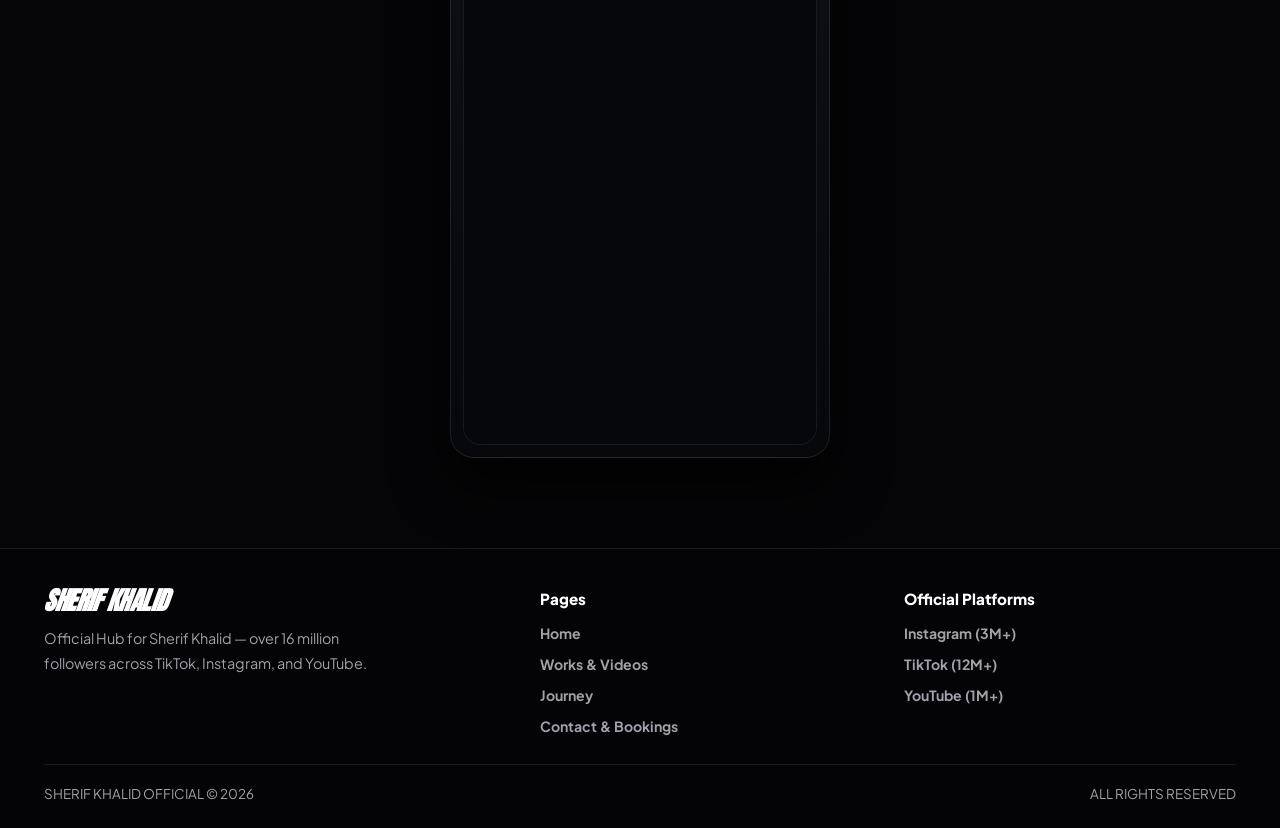
<file: works.html>
<!DOCTYPE html>
<html lang="en" dir="ltr">
<head>
  <meta charset="UTF-8" />
  <meta name="viewport" content="width=device-width, initial-scale=1.0, viewport-fit=cover" />
  <title>Works & Trending Videos — SHERIF KHALID</title>
  <link rel="icon" href="assts/sherif_khalid4.jpg" type="image/jpeg" />
  <link rel="apple-touch-icon" href="assts/sherif_khalid4.jpg" />
  <link rel="preconnect" href="https://fonts.googleapis.com">
  <link rel="preconnect" href="https://fonts.gstatic.com" crossorigin>
  <link href="https://fonts.googleapis.com/css2?family=Anton&family=Archivo+Black&family=Cairo:wght@400;600;700;900&family=Lalezar&family=Plus+Jakarta+Sans:wght@400;600;700;800&display=swap" rel="stylesheet">
  <style>
    :root {
      --bg: #050507;
      --text: #f8fafc;
      --muted: #a1a1aa;
      --accent: #e11d48;
      --line: rgba(255, 255, 255, 0.09);
    }

    * { margin: 0; padding: 0; box-sizing: border-box; scroll-behavior: smooth; }
    html { overflow-x: clip; }

    body {
      background: var(--bg);
      color: var(--text);
      font-family: 'Plus Jakarta Sans', 'Cairo', sans-serif;
      overflow-x: clip;
      min-height: 100dvh;
      display: flex;
      flex-direction: column;
      position: relative;
    }

    html[lang="ar"] body {
      font-family: 'Cairo', 'Plus Jakarta Sans', sans-serif;
    }

    /* خلفية الفيديو الصامت */
    .ambient-video-bg {
      position: fixed;
      inset: 0;
      z-index: -2;
      pointer-events: none;
      overflow: hidden;
      background: #050507;
    }

    .ambient-video-bg video {
      width: 100%;
      height: 100%;
      object-fit: cover;
      opacity: 0.36;
      filter: brightness(1.12) contrast(1.06);
    }

    .ambient-overlay {
      position: fixed;
      inset: 0;
      z-index: -1;
      pointer-events: none;
      background: linear-gradient(
        180deg,
        rgba(5, 5, 7, 0.56) 0%,
        rgba(5, 5, 7, 0.72) 55%,
        rgba(5, 5, 7, 0.9) 100%
      );
    }

    .num { font-family: 'Plus Jakarta Sans', sans-serif; }
    .container { max-width: 1240px; margin: 0 auto; padding: 0 24px; width: 100%; }

    .clip-brand-font {
      font-family: 'Anton', 'Archivo Black', sans-serif;
      font-style: italic;
      font-weight: 900;
      text-transform: uppercase;
      letter-spacing: -0.01em;
      line-height: 0.96;
      display: inline-block;
      transform: skewX(-7deg) scaleY(1.06);
    }

    /* Header */
    header.site-header {
      position: sticky;
      top: 0;
      z-index: 300;
      width: 100%;
      background: rgba(5, 5, 7, 0.88);
      backdrop-filter: blur(18px);
      -webkit-backdrop-filter: blur(18px);
      border-bottom: 1px solid var(--line);
      padding: 15px 0;
    }

    .nav-wrap {
      display: flex;
      justify-content: space-between;
      align-items: center;
      gap: 20px;
      width: 100%;
    }

    .brand {
      direction: rtl;
      unicode-bidi: isolate;
      text-decoration: none;
      color: #fff;
      font-size: clamp(1.2rem, 2.2vw, 1.5rem);
      display: inline-flex;
      flex-direction: row;
      align-items: center;
      gap: 10px;
      flex-shrink: 0;
    }

    .brand-tag {
      font-family: 'Plus Jakarta Sans', sans-serif;
      font-size: 0.7rem;
      font-weight: 800;
      letter-spacing: 0.08em;
      color: var(--accent);
      border: 1px solid rgba(225, 29, 72, 0.45);
      background: rgba(225, 29, 72, 0.14);
      padding: 3px 9px;
      border-radius: 6px;
    }

    .nav-right {
      display: flex;
      align-items: center;
      gap: 24px;
    }

    nav {
      display: flex;
      align-items: center;
      gap: 26px;
    }

    nav a {
      text-decoration: none;
      color: var(--muted);
      font-weight: 700;
      font-size: 0.94rem;
      white-space: nowrap;
      transition: color 0.2s ease;
    }

    nav a:hover,
    nav a.active {
      color: #fff;
    }

    nav a.active {
      color: var(--accent);
    }

    .lang-btn {
      background: rgba(255, 255, 255, 0.06);
      border: 1px solid rgba(255, 255, 255, 0.18);
      color: #fff;
      padding: 7px 13px;
      border-radius: 10px;
      font-family: 'Plus Jakarta Sans', sans-serif;
      font-weight: 800;
      font-size: 0.78rem;
      letter-spacing: 0.06em;
      cursor: pointer;
      white-space: nowrap;
      transition: border-color 0.2s ease, background 0.2s ease;
    }

    .lang-btn:hover {
      border-color: var(--accent);
      background: rgba(225, 29, 72, 0.14);
    }

    .menu-btn {
      display: none;
      background: rgba(255, 255, 255, 0.06);
      border: 1px solid rgba(255, 255, 255, 0.16);
      color: #fff;
      padding: 8px 14px;
      border-radius: 10px;
      font-family: 'Cairo', 'Plus Jakarta Sans', sans-serif;
      font-weight: 800;
      font-size: 0.85rem;
      cursor: pointer;
    }

    /* Main Content */
    .works-main {
      padding: 60px 0 90px;
    }

    .page-heading {
      font-size: clamp(2.4rem, 5.5vw, 4.4rem);
      color: #fff;
      margin-bottom: 14px;
      text-shadow: 0 12px 32px rgba(0, 0, 0, 0.75);
    }

    .page-sub {
      color: var(--muted);
      font-size: clamp(0.98rem, 1.35vw, 1.08rem);
      line-height: 1.8;
      max-width: 650px;
      margin-bottom: 48px;
    }

    .section-header-row {
      display: flex;
      justify-content: space-between;
      align-items: center;
      flex-wrap: wrap;
      gap: 12px;
      margin-bottom: 24px;
    }

    .section-label {
      font-size: clamp(1.35rem, 2.5vw, 1.85rem);
      font-weight: 900;
      color: #fff;
    }

    .trending-pill {
      font-family: 'Plus Jakarta Sans', sans-serif;
      font-size: 0.75rem;
      font-weight: 800;
      letter-spacing: 0.12em;
      text-transform: uppercase;
      color: var(--accent);
      background: rgba(225, 29, 72, 0.12);
      border: 1px solid rgba(225, 29, 72, 0.35);
      padding: 6px 14px;
      border-radius: 999px;
    }

    .track-player {
      width: 100%;
      aspect-ratio: 16 / 9;
      min-height: 420px;
      border-radius: 24px;
      overflow: hidden;
      background: #07080b;
      border: 1px solid var(--line);
      margin-bottom: 62px;
      box-shadow: 0 28px 68px rgba(0, 0, 0, 0.82);
    }

    .track-player iframe {
      width: 100%;
      height: 100%;
      border: none;
      display: block;
    }

    /* شبكة مودرن لفيديوهات التريند بدون فلاتر */
    .tiktok-grid {
      display: grid;
      grid-template-columns: repeat(3, 1fr);
      gap: 26px;
      align-items: start;
    }

    .tt-card {
      background: linear-gradient(180deg, rgba(16, 18, 25, 0.88) 0%, rgba(7, 8, 12, 0.96) 100%);
      backdrop-filter: blur(18px);
      border: 1px solid rgba(255, 255, 255, 0.09);
      border-radius: 24px;
      padding: 12px;
      display: flex;
      flex-direction: column;
      gap: 12px;
      box-shadow: 0 24px 56px rgba(0, 0, 0, 0.82);
      transition: transform 0.28s ease, border-color 0.28s ease, box-shadow 0.28s ease;
    }

    .tt-card:hover {
      transform: translateY(-5px);
      border-color: rgba(225, 29, 72, 0.5);
      box-shadow: 0 28px 64px rgba(225, 29, 72, 0.14);
    }

    .tt-card-head {
      display: flex;
      justify-content: space-between;
      align-items: center;
      padding: 2px 4px;
    }

    .tt-num {
      font-family: 'Plus Jakarta Sans', sans-serif;
      font-size: 0.72rem;
      font-weight: 800;
      letter-spacing: 0.12em;
      color: var(--accent);
      background: rgba(225, 29, 72, 0.12);
      border: 1px solid rgba(225, 29, 72, 0.28);
      padding: 4px 10px;
      border-radius: 999px;
    }

    .tt-ext {
      text-decoration: none;
      color: #e2e8f0;
      font-size: 0.76rem;
      font-weight: 700;
      padding: 5px 11px;
      border-radius: 999px;
      background: rgba(255, 255, 255, 0.05);
      border: 1px solid rgba(255, 255, 255, 0.08);
      transition: background 0.2s ease, color 0.2s ease, border-color 0.2s ease;
    }

    .tt-ext:hover {
      background: var(--accent);
      border-color: var(--accent);
      color: #fff;
    }

    .tt-embed-frame {
      position: relative;
      width: 100%;
      aspect-ratio: 9 / 16;
      max-height: 540px;
      border-radius: 18px;
      overflow: hidden;
      background: #06070a;
      border: 1px solid rgba(255, 255, 255, 0.07);
    }

    .tt-embed-frame iframe {
      position: absolute;
      inset: 0;
      width: 100%;
      height: 100%;
      border: none;
      display: block;
      background: #06070a;
      transform: scale(1.05);
      transform-origin: center center;
    }

    /* توسيط الكارت العاشر الأخير في الشبكة الثلاثية */
    @media (min-width: 1061px) {
      .tiktok-grid .tt-card:last-child:nth-child(3n + 1) {
        grid-column: 2;
      }
    }

    /* Footer */
    footer.site-footer {
      margin-top: auto;
      border-top: 1px solid var(--line);
      background: rgba(5, 5, 7, 0.88);
      backdrop-filter: blur(16px);
      padding: 40px 0 26px;
    }

    .footer-grid {
      display: grid;
      grid-template-columns: 1.4fr 1fr 1fr;
      gap: 32px;
      padding-bottom: 28px;
      border-bottom: 1px solid var(--line);
    }

    .footer-brand p {
      color: var(--muted);
      font-size: 0.9rem;
      line-height: 1.75;
      margin-top: 12px;
      max-width: 340px;
    }

    .footer-col h3 {
      font-size: 0.95rem;
      font-weight: 800;
      color: #fff;
      margin-bottom: 14px;
    }

    .footer-links {
      list-style: none;
      display: flex;
      flex-direction: column;
      gap: 10px;
    }

    .footer-links a {
      text-decoration: none;
      color: var(--muted);
      font-size: 0.88rem;
      font-weight: 700;
      transition: color 0.2s ease;
    }

    .footer-links a:hover { color: var(--accent); }

    .footer-bottom {
      padding-top: 20px;
      display: flex;
      justify-content: space-between;
      align-items: center;
      flex-wrap: wrap;
      gap: 12px;
      color: var(--muted);
      font-size: 0.84rem;
    }

    @media (max-width: 1060px) {
      .tiktok-grid { grid-template-columns: repeat(2, 1fr); gap: 18px; }
    }

    @media (max-width: 960px) {
      .track-player { min-height: 300px; }
      .footer-grid { grid-template-columns: 1fr; gap: 24px; }

      nav {
        display: none;
        position: fixed;
        top: 64px;
        right: 0;
        left: 0;
        background: rgba(5, 5, 7, 0.98);
        backdrop-filter: blur(20px);
        flex-direction: column;
        align-items: flex-start;
        padding: 20px 24px;
        gap: 16px;
        border-bottom: 1px solid var(--line);
        z-index: 290;
      }

      nav.open { display: flex; }
      .menu-btn { display: inline-block; }
    }

    @media (max-width: 640px) {
      .container { padding: 0 16px; }
      .works-main { padding: 36px 0 64px; }
      .track-player { min-height: 220px; border-radius: 16px; }
      .tiktok-grid { grid-template-columns: 1fr; gap: 20px; }
    }
  </style>
</head>
<body>

  <div class="ambient-video-bg" aria-hidden="true">
    <video autoplay muted loop playsinline preload="auto">
      <source src="assts/shx.mp4" type="video/mp4">
    </video>
  </div>
  <div class="ambient-overlay" aria-hidden="true"></div>

  <header class="site-header">
    <div class="container nav-wrap">
      <a href="index.html" class="brand">
        <span class="brand-tag">OFFICIAL</span>
        <span class="clip-brand-font">SHERIF KHALID</span>
      </a>

      <div class="nav-right">
        <nav id="navMenu">
          <a href="index.html" data-i18n="navHome">Home</a>
          <a href="works.html" class="active" data-i18n="navWorks">Works & Videos</a>
          <a href="journey.html" data-i18n="navJourney">Journey</a>
          <a href="contact.html" data-i18n="navContact">Contact & Bookings</a>
        </nav>

        <button class="lang-btn" id="langBtn" type="button" onclick="toggleLanguage()">AR</button>
        <button class="menu-btn" id="menuBtn" type="button" data-i18n="menuLabel">Menu</button>
      </div>
    </div>
  </header>

  <main class="works-main">
    <div class="container">
      <h1 class="clip-brand-font page-heading" data-i18n="pageHeading">WORKS & VIDEOS</h1>
      <p class="page-sub" data-i18n="pageSub">
        Official releases and Sherif Khalid's viral trending videos on TikTok.
      </p>

      <div class="section-header-row">
        <h2 class="section-label" data-i18n="trackTitle">Baba Yad</h2>
      </div>
      <div class="track-player">
        <iframe
          src="https://drive.google.com/file/d/1-lU7XJ8MST3x_Mo7UfRbabdMzoVzhFSf/preview"
          allow="autoplay; fullscreen"
          allowfullscreen>
        </iframe>
      </div>

      <div class="section-header-row">
        <h2 class="section-label" data-i18n="trendingSection">Trending Videos</h2>
        <span class="trending-pill" data-i18n="trendingTag">TOP 10 VIRAL CLIPS</span>
      </div>
      <div class="tiktok-grid" id="tiktokGrid"></div>
    </div>
  </main>

  <footer class="site-footer">
    <div class="container">
      <div class="footer-grid">
        <div class="footer-brand">
          <a href="index.html" class="brand">
            <span class="clip-brand-font">SHERIF KHALID</span>
          </a>
          <p data-i18n="footerDesc">
            Official Hub for Sherif Khalid — over 16 million followers across TikTok, Instagram, and YouTube.
          </p>
        </div>

        <div class="footer-col">
          <h3 data-i18n="footerPagesTitle">Pages</h3>
          <ul class="footer-links">
            <li><a href="index.html" data-i18n="navHome">Home</a></li>
            <li><a href="works.html" data-i18n="navWorks">Works & Videos</a></li>
            <li><a href="journey.html" data-i18n="navJourney">Journey</a></li>
            <li><a href="contact.html" data-i18n="navContact">Contact & Bookings</a></li>
          </ul>
        </div>

        <div class="footer-col">
          <h3 data-i18n="footerPlatformsTitle">Official Platforms</h3>
          <ul class="footer-links">
            <li><a href="https://www.instagram.com/_sherif_khalid/?hl=ar" target="_blank" rel="noopener">Instagram (3M+)</a></li>
            <li><a href="https://www.tiktok.com/@sherifkhalidd" target="_blank" rel="noopener">TikTok (12M+)</a></li>
            <li><a href="https://www.youtube.com/@sherifkhalid8422" target="_blank" rel="noopener">YouTube (1M+)</a></li>
          </ul>
        </div>
      </div>

      <div class="footer-bottom">
        <span class="num">SHERIF KHALID OFFICIAL © 2026</span>
        <span data-i18n="rights">ALL RIGHTS RESERVED</span>
      </div>
    </div>
  </footer>

  <script>
    const tiktokVideos = [
      { id: '6952165736198491398', url: 'https://www.tiktok.com/@sherifkhalidd/video/6952165736198491398?lang=ar' },
      { id: '6964746356825148677', url: 'https://www.tiktok.com/@sherifkhalidd/video/6964746356825148677?lang=ar' },
      { id: '7121763143730105606', url: 'https://www.tiktok.com/@sherifkhalidd/video/7121763143730105606?lang=ar' },
      { id: '6969629582408355077', url: 'https://www.tiktok.com/@sherifkhalidd/video/6969629582408355077?lang=ar' },
      { id: '6927202523761757445', url: 'https://www.tiktok.com/@sherifkhalidd/video/6927202523761757445?lang=ar' },
      { id: '6966777325245467909', url: 'https://www.tiktok.com/@sherifkhalidd/video/6966777325245467909?lang=ar' },
      { id: '6845306822379851013', url: 'https://www.tiktok.com/@sherifkhalidd/video/6845306822379851013?lang=ar' },
      { id: '6982996040098008325', url: 'https://www.tiktok.com/@sherifkhalidd/video/6982996040098008325?lang=ar' },
      { id: '6945750763163487494', url: 'https://www.tiktok.com/@sherifkhalidd/video/6945750763163487494?lang=ar' },
      { id: '6936147969305578758', url: 'https://www.tiktok.com/@sherifkhalidd/video/6936147969305578758?lang=ar' }
    ];

    const translations = {
      en: {
        dir: 'ltr',
        lang: 'en',
        btnText: 'AR',
        menuLabel: 'Menu',
        navHome: 'Home',
        navWorks: 'Works & Videos',
        navJourney: 'Journey',
        navContact: 'Contact & Bookings',
        pageHeading: 'WORKS & VIDEOS',
        pageSub: "Official releases and Sherif Khalid's viral trending videos on TikTok.",
        trackTitle: 'Baba Yad',
        trendingSection: 'Trending Videos',
        trendingTag: 'TOP 10 VIRAL CLIPS',
        openApp: 'Open in TikTok',
        footerDesc: 'Official Hub for Sherif Khalid — over 16 million followers across TikTok, Instagram, and YouTube.',
        footerPagesTitle: 'Pages',
        footerPlatformsTitle: 'Official Platforms',
        rights: 'ALL RIGHTS RESERVED'
      },
      ar: {
        dir: 'rtl',
        lang: 'ar',
        btnText: 'EN',
        menuLabel: 'القائمة',
        navHome: 'الرئيسية',
        navWorks: 'الأعمال والفيديوهات',
        navJourney: 'الرحلة',
        navContact: 'التواصل والإعلانات',
        pageHeading: 'الأعمال والفيديوهات',
        pageSub: 'أعمال شريف خالد الغنائية وأشهر فيديوهات التريند على تيك توك.',
        trackTitle: 'بابا ياض',
        trendingSection: 'فيديوهات التريند',
        trendingTag: 'أقوى 10 فيديوهات تريند',
        openApp: 'فتح في TikTok',
        footerDesc: 'الموقع الرسمي لشريف خالد — جمهور يتخطى 16 مليون متابع عبر TikTok وInstagram وYouTube.',
        footerPagesTitle: 'الصفحات',
        footerPlatformsTitle: 'المنصات الرسمية',
        rights: 'جميع الحقوق محفوظة'
      }
    };

    let currentLang = 'en';

    function renderTikTokVideos() {
      const grid = document.getElementById('tiktokGrid');
      const openLabel = translations[currentLang].openApp;
      if (!grid) return;

      grid.innerHTML = tiktokVideos.map((v, index) => {
        const num = String(index + 1).padStart(2, '0');
        return `
          <article class="tt-card">
            <div class="tt-card-head">
              <span class="tt-num">TRENDING #${num}</span>
              <a class="tt-ext" href="${v.url}" target="_blank" rel="noopener">${openLabel}</a>
            </div>
            <div class="tt-embed-frame">
              <iframe
                src="https://www.tiktok.com/embed/v2/${v.id}"
                scrolling="no"
                allow="autoplay; encrypted-media; fullscreen"
                loading="${index < 3 ? 'eager' : 'lazy'}"
                allowfullscreen>
              </iframe>
            </div>
          </article>
        `;
      }).join('');
    }

    function applyLanguage(lang) {
      const dict = translations[lang] || translations.en;
      currentLang = dict.lang;
      document.documentElement.lang = dict.lang;
      document.documentElement.dir = dict.dir;

      const langBtn = document.getElementById('langBtn');
      if (langBtn) langBtn.textContent = dict.btnText;

      document.querySelectorAll('[data-i18n]').forEach((el) => {
        const key = el.getAttribute('data-i18n');
        if (dict[key] !== undefined) {
          el.textContent = dict[key];
        }
      });

      document.querySelectorAll('.tt-ext').forEach((el) => {
        el.textContent = dict.openApp;
      });
    }

    function toggleLanguage() {
      applyLanguage(currentLang === 'en' ? 'ar' : 'en');
    }

    renderTikTokVideos();

    const navMenu = document.getElementById('navMenu');
    const menuBtn = document.getElementById('menuBtn');

    if (navMenu && menuBtn) {
      menuBtn.addEventListener('click', (e) => {
        e.stopPropagation();
        navMenu.classList.toggle('open');
      });

      navMenu.querySelectorAll('a').forEach((link) => {
        link.addEventListener('click', () => navMenu.classList.remove('open'));
      });

      document.addEventListener('click', (e) => {
        if (!navMenu.contains(e.target) && !menuBtn.contains(e.target)) {
          navMenu.classList.remove('open');
        }
      });
    }
  </script>
</body>
</html>
</file>
